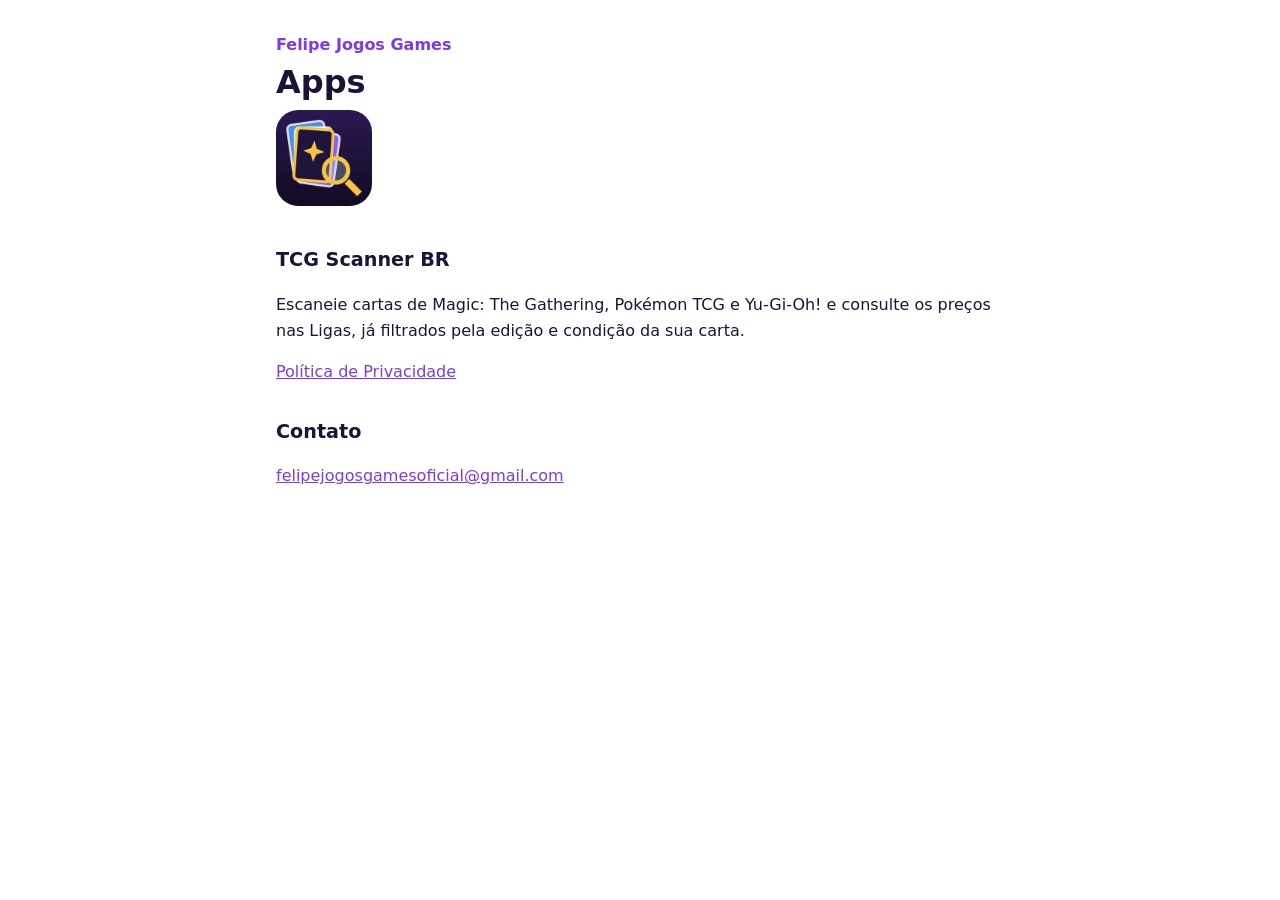
<file: index.html>
<!doctype html>
<html lang="pt-BR">
<head>
  <meta charset="utf-8">
  <meta name="viewport" content="width=device-width, initial-scale=1">
  <meta name="google-site-verification" content="u_4Elf4HkvUSvX2uuuLYRMAJouGdV-P6h9K5x7rsER4" />
  <title>Felipe Jogos Games</title>
  <link rel="stylesheet" href="style.css">
</head>
<body>
<main>
  <p class="eyebrow">Felipe Jogos Games</p>
  <h1>Apps</h1>

  <img class="icon" src="mana-scanner-br/icon.png" alt="Ícone do TCG Scanner BR">
  <h2>TCG Scanner BR</h2>
  <p>Escaneie cartas de Magic: The Gathering, Pokémon TCG e Yu-Gi-Oh! e consulte os preços nas Ligas,
  já filtrados pela edição e condição da sua carta.</p>
  <p><a href="mana-scanner-br/privacidade.html">Política de Privacidade</a></p>

  <h2>Contato</h2>
  <p><a href="mailto:felipejogosgamesoficial@gmail.com">felipejogosgamesoficial@gmail.com</a></p>
</main>
</body>
</html>
</file>
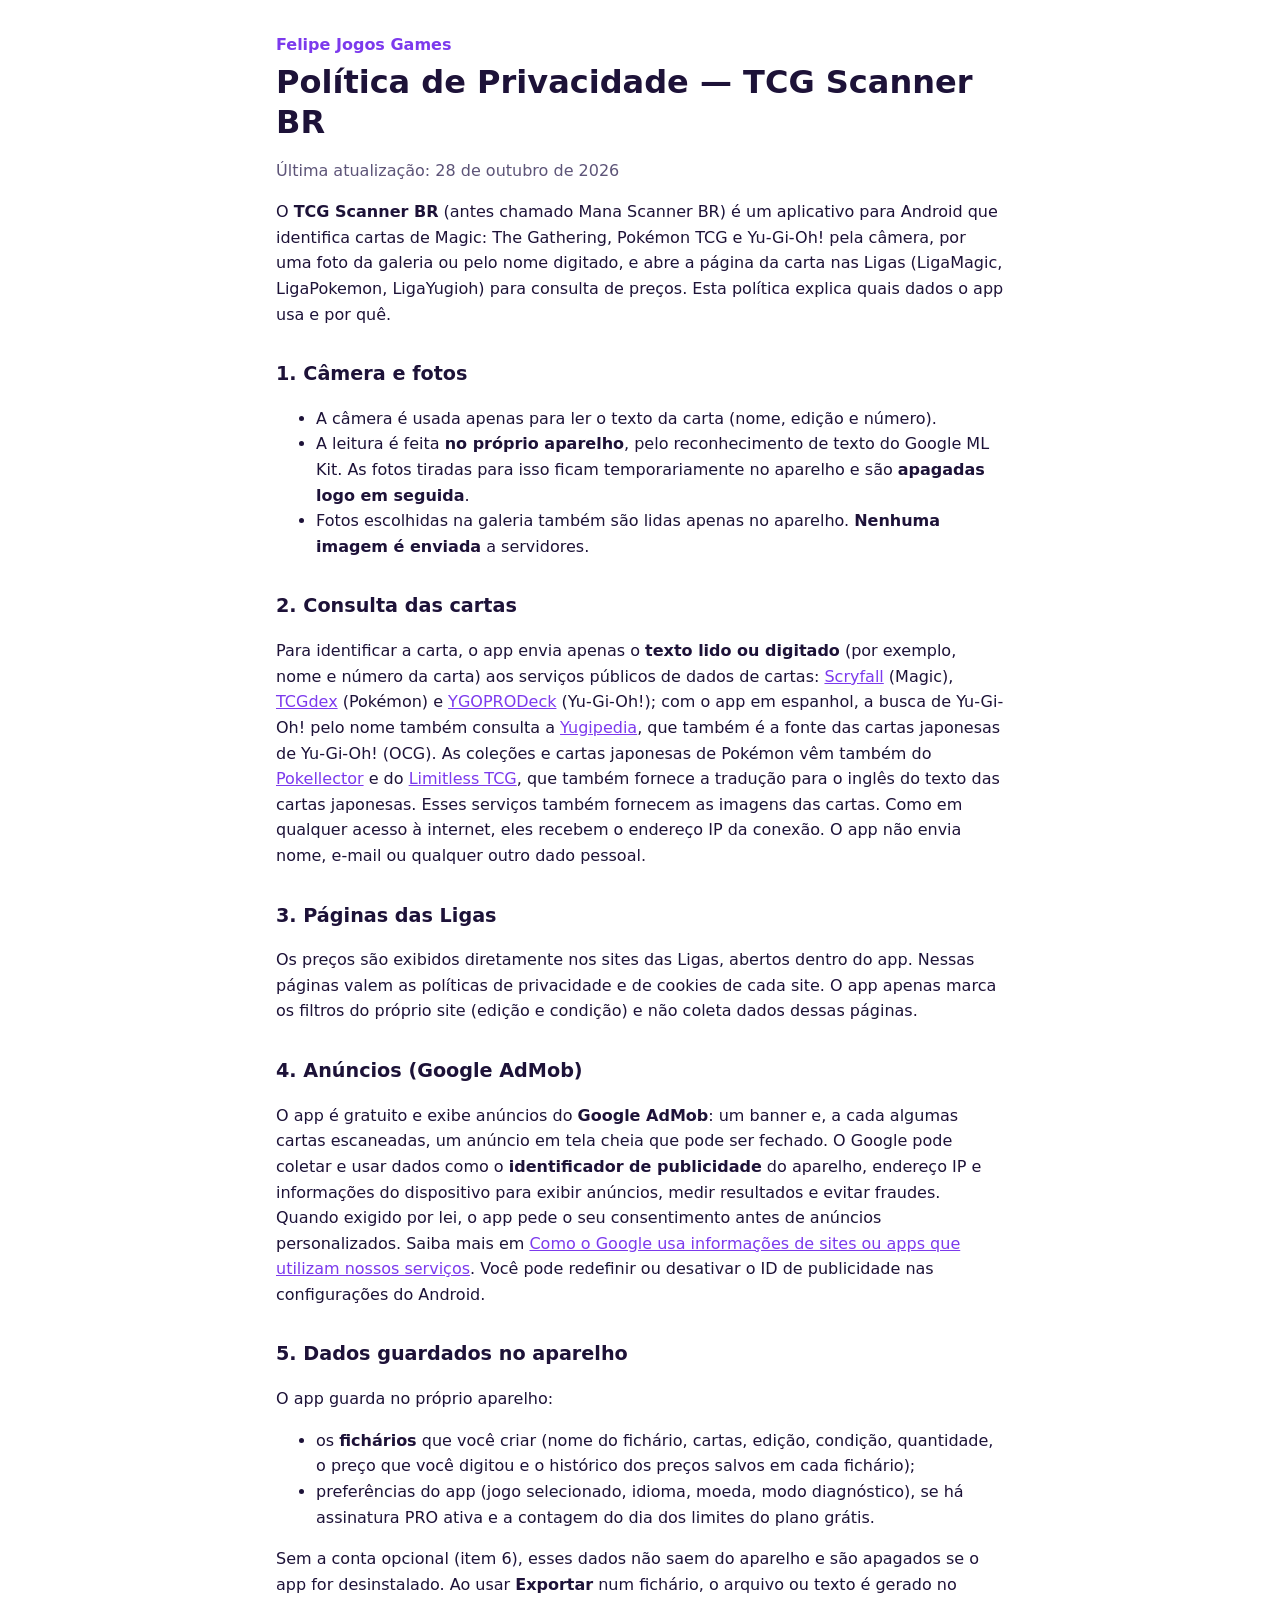
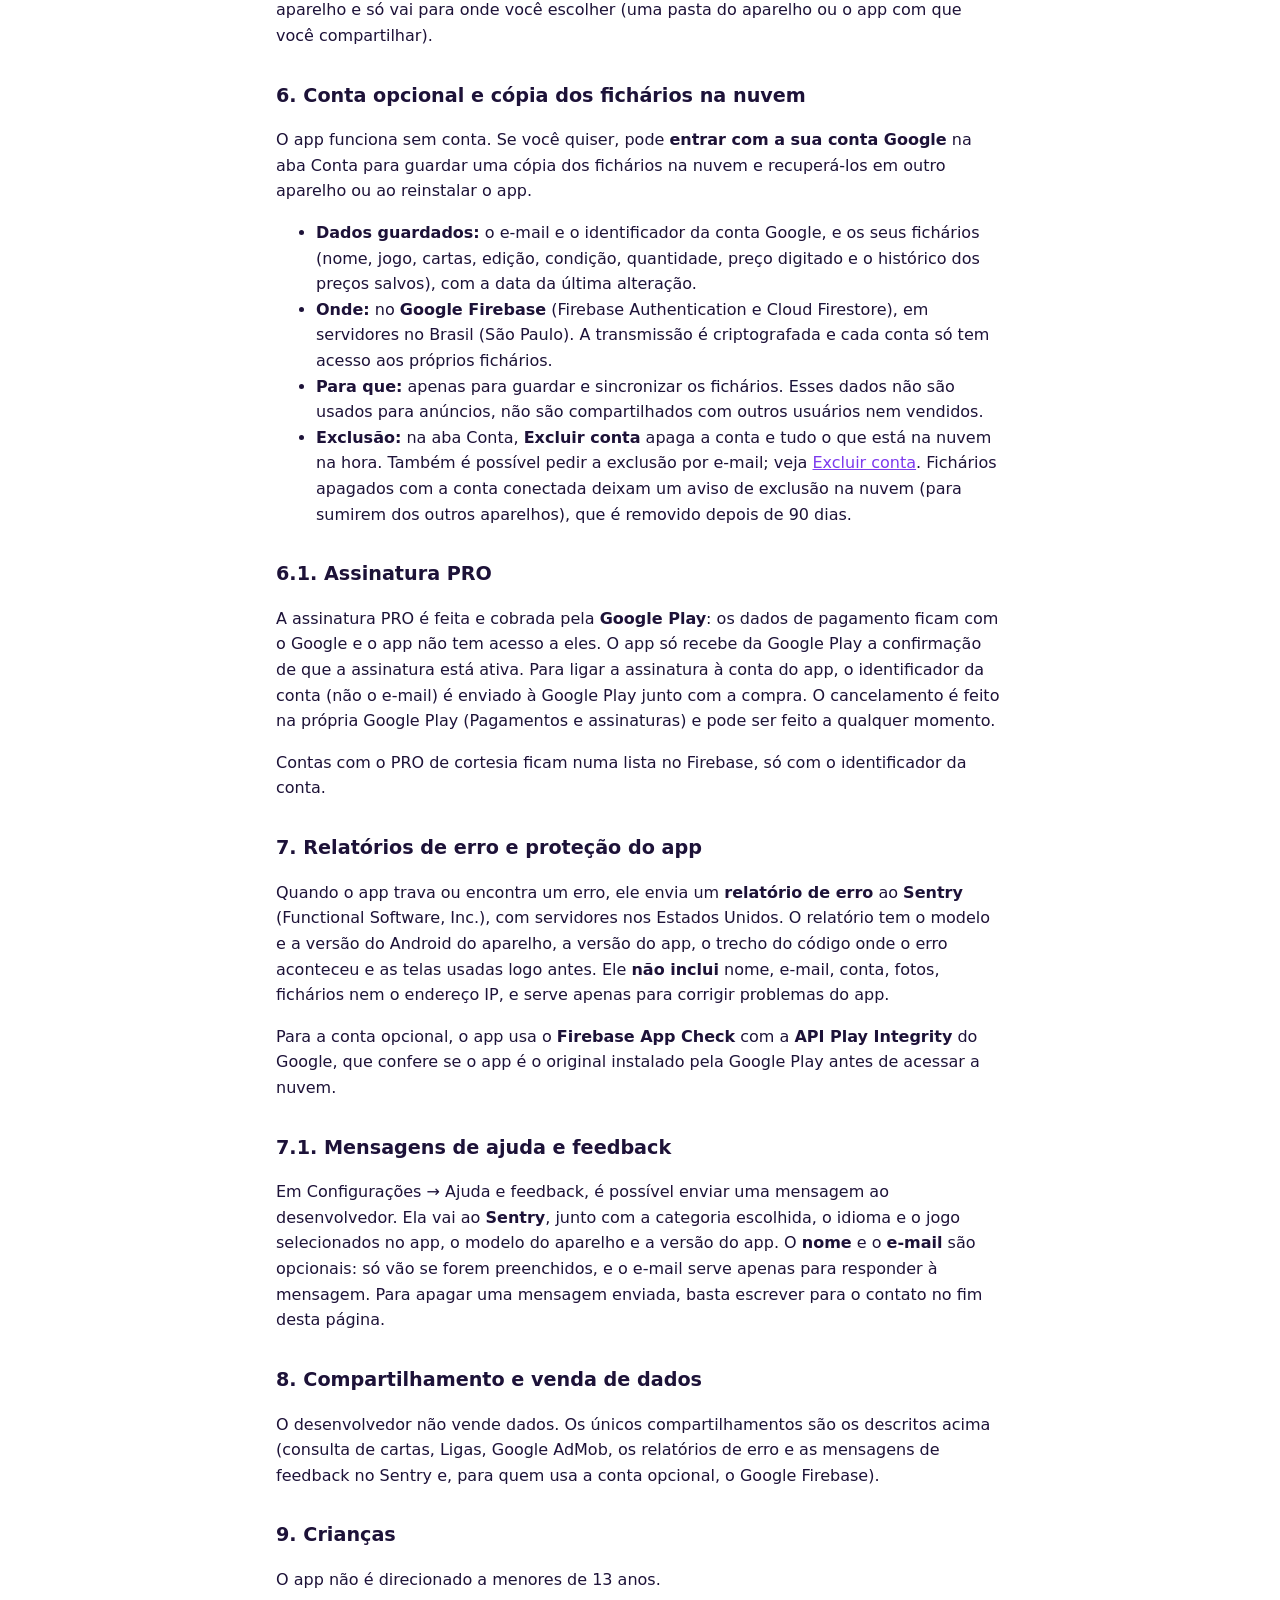
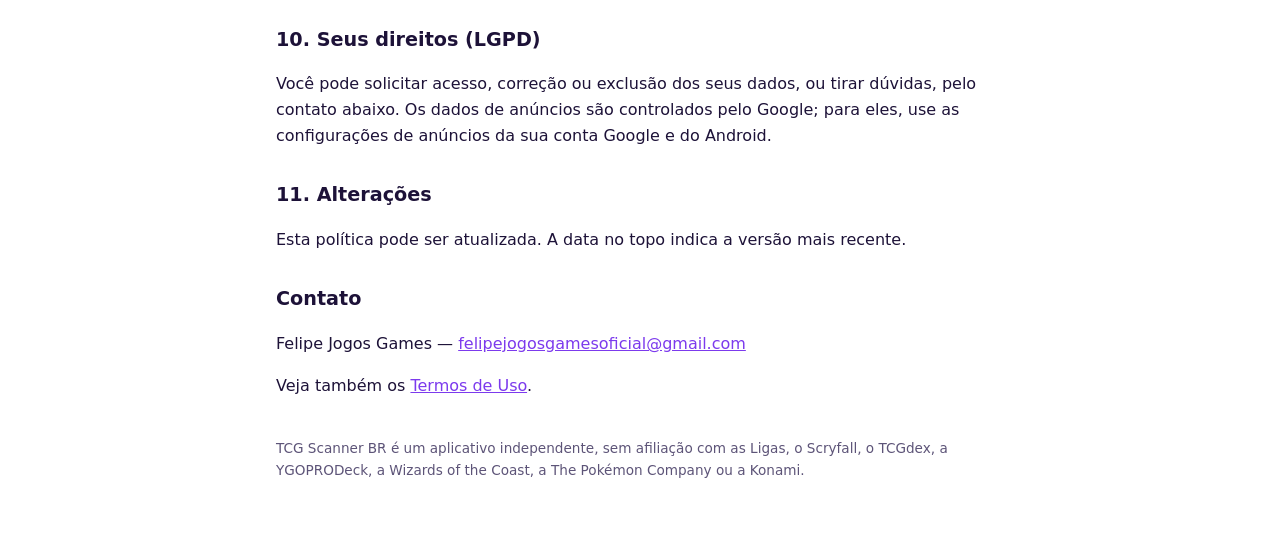
<file: mana-scanner-br/privacidade.html>
<!doctype html>
<html lang="pt-BR">
<head>
  <meta charset="utf-8">
  <meta name="viewport" content="width=device-width, initial-scale=1">
  <title>Política de Privacidade — TCG Scanner BR</title>
  <link rel="stylesheet" href="../style.css">
</head>
<body>
<main>
  <p class="eyebrow">Felipe Jogos Games</p>
  <h1>Política de Privacidade — TCG Scanner BR</h1>
  <p class="muted">Última atualização: 28 de outubro de 2026</p>

  <p>O <strong>TCG Scanner BR</strong> (antes chamado Mana Scanner BR) é um aplicativo para Android que identifica cartas de Magic: The Gathering,
  Pokémon TCG e Yu-Gi-Oh! pela câmera, por uma foto da galeria ou pelo nome digitado, e abre a página da carta nas
  Ligas (LigaMagic, LigaPokemon, LigaYugioh) para consulta de preços. Esta política explica quais dados o app usa e por quê.</p>

  <h2>1. Câmera e fotos</h2>
  <ul>
    <li>A câmera é usada apenas para ler o texto da carta (nome, edição e número).</li>
    <li>A leitura é feita <strong>no próprio aparelho</strong>, pelo reconhecimento de texto do Google ML Kit.
      As fotos tiradas para isso ficam temporariamente no aparelho e são <strong>apagadas logo em seguida</strong>.</li>
    <li>Fotos escolhidas na galeria também são lidas apenas no aparelho. <strong>Nenhuma imagem é enviada</strong> a servidores.</li>
  </ul>

  <h2>2. Consulta das cartas</h2>
  <p>Para identificar a carta, o app envia apenas o <strong>texto lido ou digitado</strong> (por exemplo, nome e número da carta)
  aos serviços públicos de dados de cartas:
  <a href="https://scryfall.com">Scryfall</a> (Magic), <a href="https://tcgdex.dev">TCGdex</a> (Pokémon) e
  <a href="https://ygoprodeck.com">YGOPRODeck</a> (Yu-Gi-Oh!); com o app em espanhol, a busca de Yu-Gi-Oh! pelo nome
  também consulta a <a href="https://yugipedia.com">Yugipedia</a>, que também é a fonte das cartas japonesas de Yu-Gi-Oh! (OCG).
  As coleções e cartas japonesas de Pokémon vêm também do <a href="https://jp.pokellector.com">Pokellector</a> e do
  <a href="https://limitlesstcg.com">Limitless TCG</a>, que também fornece a tradução para o inglês do texto das cartas
  japonesas. Esses serviços também fornecem as imagens das cartas.
  Como em qualquer acesso à internet, eles recebem o endereço IP da conexão. O app não envia nome, e-mail ou qualquer
  outro dado pessoal.</p>

  <h2>3. Páginas das Ligas</h2>
  <p>Os preços são exibidos diretamente nos sites das Ligas, abertos dentro do app. Nessas páginas valem as políticas de
  privacidade e de cookies de cada site. O app apenas marca os filtros do próprio site (edição e condição) e não coleta
  dados dessas páginas.</p>

  <h2>4. Anúncios (Google AdMob)</h2>
  <p>O app é gratuito e exibe anúncios do <strong>Google AdMob</strong>: um banner e, a cada algumas cartas escaneadas, um
  anúncio em tela cheia que pode ser fechado. O Google pode coletar e usar dados como o
  <strong>identificador de publicidade</strong> do aparelho, endereço IP e informações do dispositivo para exibir anúncios,
  medir resultados e evitar fraudes. Quando exigido por lei, o app pede o seu consentimento antes de anúncios personalizados.
  Saiba mais em <a href="https://policies.google.com/technologies/partner-sites?hl=pt-BR">Como o Google usa informações de
  sites ou apps que utilizam nossos serviços</a>. Você pode redefinir ou desativar o ID de publicidade nas configurações do Android.</p>

  <h2>5. Dados guardados no aparelho</h2>
  <p>O app guarda no próprio aparelho:</p>
  <ul>
    <li>os <strong>fichários</strong> que você criar (nome do fichário, cartas, edição, condição, quantidade, o preço
      que você digitou e o histórico dos preços salvos em cada fichário);</li>
    <li>preferências do app (jogo selecionado, idioma, moeda, modo diagnóstico), se há assinatura PRO ativa e a contagem
      do dia dos limites do plano grátis.</li>
  </ul>
  <p>Sem a conta opcional (item 6), esses dados não saem do aparelho e são apagados se o app for desinstalado. Ao usar
  <strong>Exportar</strong> num fichário, o arquivo ou texto é gerado no aparelho e só vai para onde você escolher (uma
  pasta do aparelho ou o app com que você compartilhar).</p>

  <h2>6. Conta opcional e cópia dos fichários na nuvem</h2>
  <p>O app funciona sem conta. Se você quiser, pode <strong>entrar com a sua conta Google</strong> na aba Conta para
  guardar uma cópia dos fichários na nuvem e recuperá-los em outro aparelho ou ao reinstalar o app.</p>
  <ul>
    <li><strong>Dados guardados:</strong> o e-mail e o identificador da conta Google, e os seus fichários (nome, jogo,
      cartas, edição, condição, quantidade, preço digitado e o histórico dos preços salvos), com a data da última
      alteração.</li>
    <li><strong>Onde:</strong> no <strong>Google Firebase</strong> (Firebase Authentication e Cloud Firestore), em
      servidores no Brasil (São Paulo). A transmissão é criptografada e cada conta só tem acesso aos próprios fichários.</li>
    <li><strong>Para que:</strong> apenas para guardar e sincronizar os fichários. Esses dados não são usados para
      anúncios, não são compartilhados com outros usuários nem vendidos.</li>
    <li><strong>Exclusão:</strong> na aba Conta, <strong>Excluir conta</strong> apaga a conta e tudo o que está na nuvem
      na hora. Também é possível pedir a exclusão por e-mail; veja
      <a href="excluir-conta.html">Excluir conta</a>. Fichários apagados com a conta conectada deixam um aviso de
      exclusão na nuvem (para sumirem dos outros aparelhos), que é removido depois de 90 dias.</li>
  </ul>

  <h2>6.1. Assinatura PRO</h2>
  <p>A assinatura PRO é feita e cobrada pela <strong>Google Play</strong>: os dados de pagamento ficam com o Google e o
  app não tem acesso a eles. O app só recebe da Google Play a confirmação de que a assinatura está ativa. Para ligar a
  assinatura à conta do app, o identificador da conta (não o e-mail) é enviado à Google Play junto com a compra. O
  cancelamento é feito na própria Google Play (Pagamentos e assinaturas) e pode ser feito a qualquer momento.</p>
  <p>Contas com o PRO de cortesia ficam numa lista no Firebase, só com o identificador da conta.</p>

  <h2>7. Relatórios de erro e proteção do app</h2>
  <p>Quando o app trava ou encontra um erro, ele envia um <strong>relatório de erro</strong> ao <strong>Sentry</strong>
  (Functional Software, Inc.), com servidores nos Estados Unidos. O relatório tem o modelo e a versão do Android do
  aparelho, a versão do app, o trecho do código onde o erro aconteceu e as telas usadas logo antes. Ele
  <strong>não inclui</strong> nome, e-mail, conta, fotos, fichários nem o endereço IP, e serve apenas para corrigir
  problemas do app.</p>
  <p>Para a conta opcional, o app usa o <strong>Firebase App Check</strong> com a <strong>API Play Integrity</strong> do
  Google, que confere se o app é o original instalado pela Google Play antes de acessar a nuvem.</p>

  <h2>7.1. Mensagens de ajuda e feedback</h2>
  <p>Em Configurações → Ajuda e feedback, é possível enviar uma mensagem ao desenvolvedor. Ela vai ao
  <strong>Sentry</strong>, junto com a categoria escolhida, o idioma e o jogo selecionados no app, o modelo do aparelho e
  a versão do app. O <strong>nome</strong> e o <strong>e-mail</strong> são opcionais: só vão se forem preenchidos, e o
  e-mail serve apenas para responder à mensagem. Para apagar uma mensagem enviada, basta escrever para o contato
  no fim desta página.</p>

  <h2>8. Compartilhamento e venda de dados</h2>
  <p>O desenvolvedor não vende dados. Os únicos compartilhamentos são os descritos acima (consulta de cartas, Ligas,
  Google AdMob, os relatórios de erro e as mensagens de feedback no Sentry e, para quem usa a conta opcional, o Google
  Firebase).</p>

  <h2>9. Crianças</h2>
  <p>O app não é direcionado a menores de 13 anos.</p>

  <h2>10. Seus direitos (LGPD)</h2>
  <p>Você pode solicitar acesso, correção ou exclusão dos seus dados, ou tirar dúvidas, pelo contato abaixo. Os dados de anúncios
  são controlados pelo Google; para eles, use as configurações de anúncios da sua conta Google e do Android.</p>

  <h2>11. Alterações</h2>
  <p>Esta política pode ser atualizada. A data no topo indica a versão mais recente.</p>

  <h2>Contato</h2>
  <p>Felipe Jogos Games — <a href="mailto:felipejogosgamesoficial@gmail.com">felipejogosgamesoficial@gmail.com</a></p>

  <p>Veja também os <a href="termos.html">Termos de Uso</a>.</p>

  <p class="muted small">TCG Scanner BR é um aplicativo independente, sem afiliação com as Ligas, o Scryfall, o TCGdex,
  a YGOPRODeck, a Wizards of the Coast, a The Pokémon Company ou a Konami.</p>
</main>
</body>
</html>
</file>
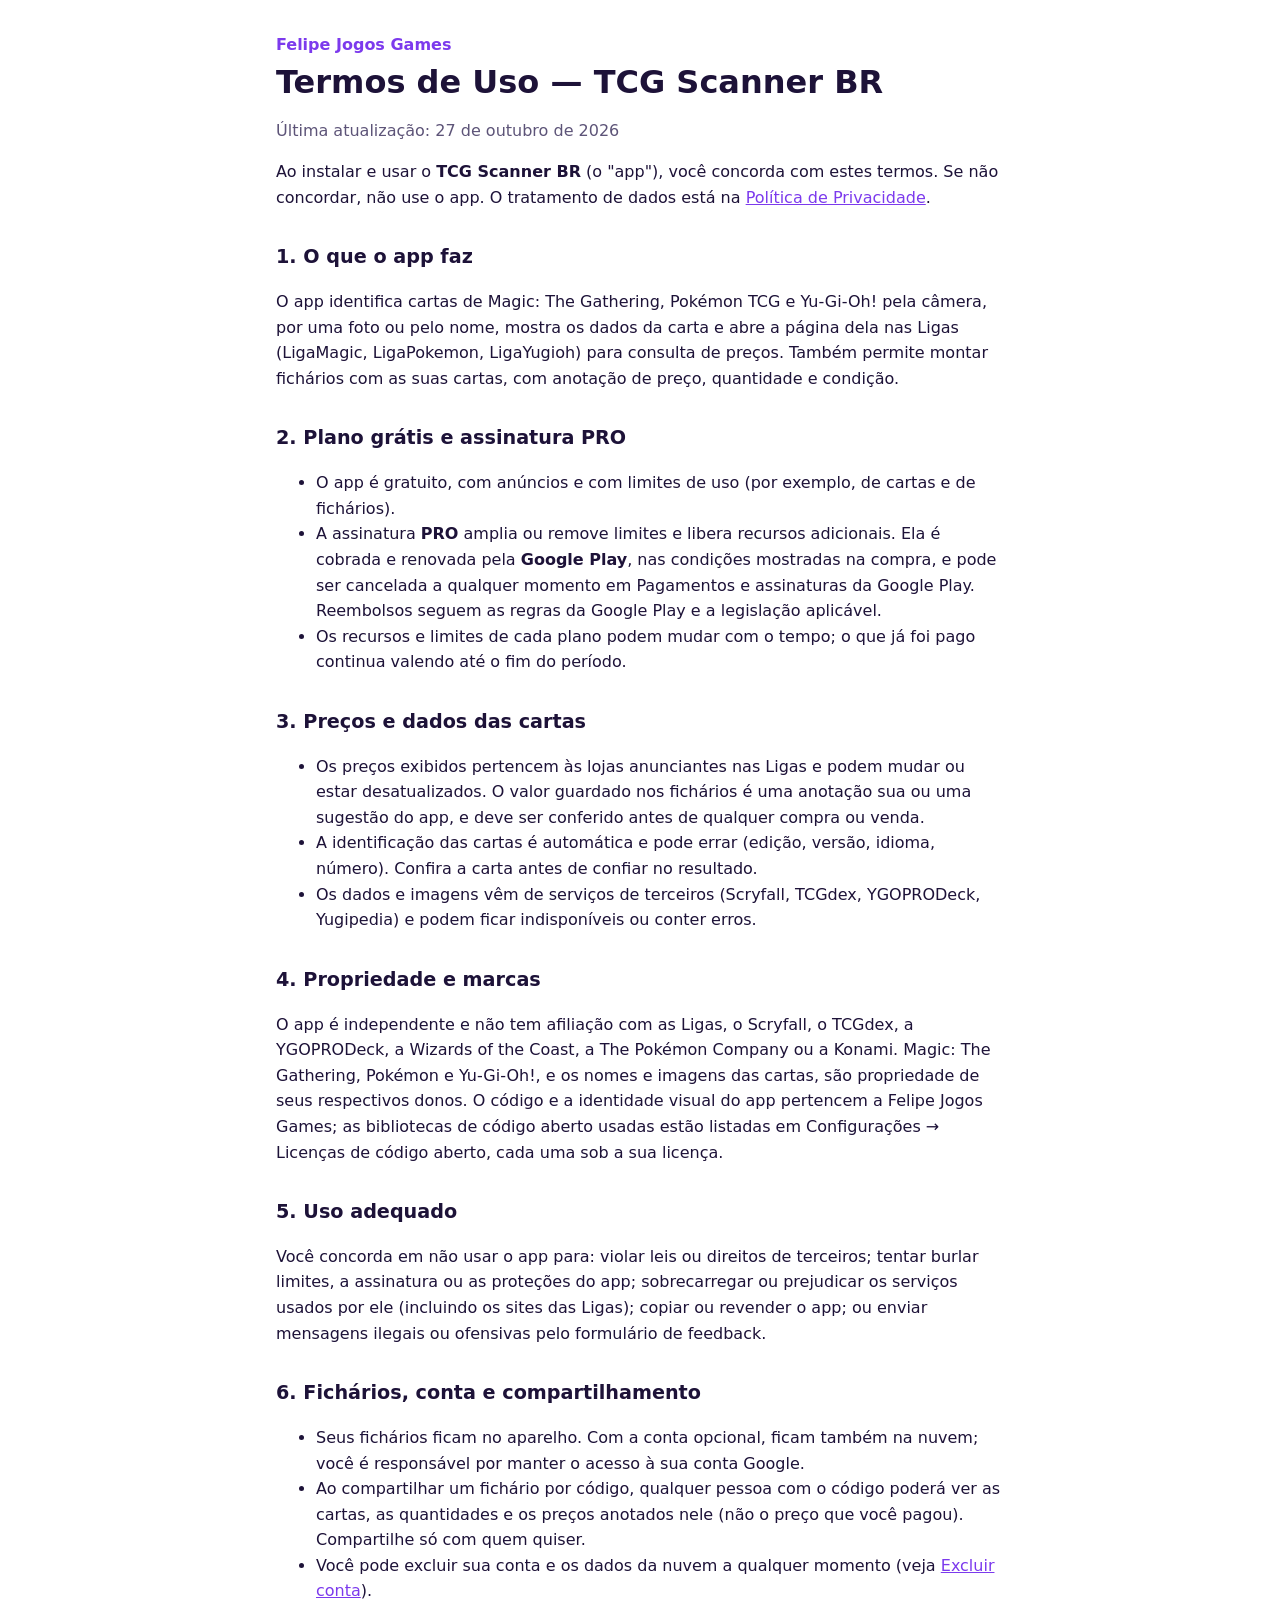
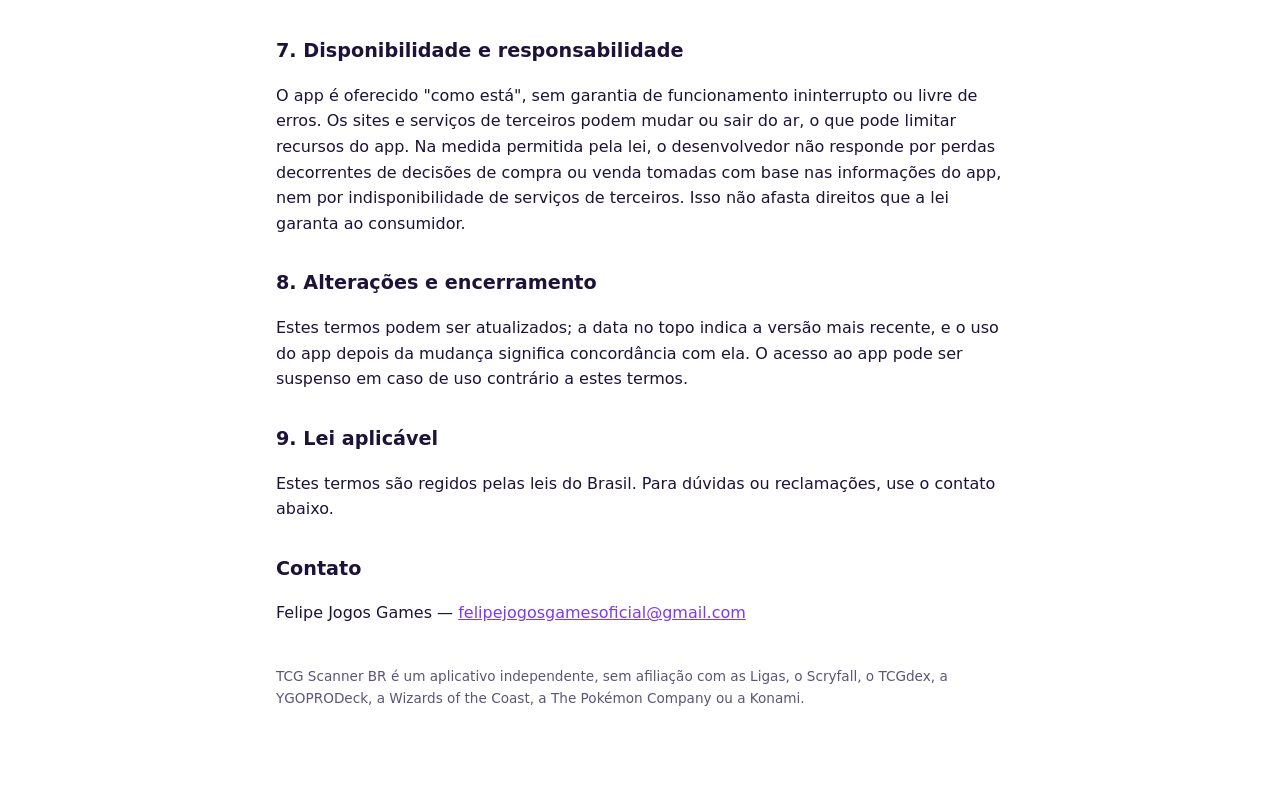
<file: mana-scanner-br/termos.html>
<!doctype html>
<html lang="pt-BR">
<head>
  <meta charset="utf-8">
  <meta name="viewport" content="width=device-width, initial-scale=1">
  <title>Termos de Uso — TCG Scanner BR</title>
  <link rel="stylesheet" href="../style.css">
</head>
<body>
<main>
  <p class="eyebrow">Felipe Jogos Games</p>
  <h1>Termos de Uso — TCG Scanner BR</h1>
  <p class="muted">Última atualização: 27 de outubro de 2026</p>

  <p>Ao instalar e usar o <strong>TCG Scanner BR</strong> (o "app"), você concorda com estes termos. Se não concordar, não use o app.
  O tratamento de dados está na <a href="privacidade.html">Política de Privacidade</a>.</p>

  <h2>1. O que o app faz</h2>
  <p>O app identifica cartas de Magic: The Gathering, Pokémon TCG e Yu-Gi-Oh! pela câmera, por uma foto ou pelo nome, mostra
  os dados da carta e abre a página dela nas Ligas (LigaMagic, LigaPokemon, LigaYugioh) para consulta de preços. Também
  permite montar fichários com as suas cartas, com anotação de preço, quantidade e condição.</p>

  <h2>2. Plano grátis e assinatura PRO</h2>
  <ul>
    <li>O app é gratuito, com anúncios e com limites de uso (por exemplo, de cartas e de fichários).</li>
    <li>A assinatura <strong>PRO</strong> amplia ou remove limites e libera recursos adicionais. Ela é cobrada e renovada pela
      <strong>Google Play</strong>, nas condições mostradas na compra, e pode ser cancelada a qualquer momento em Pagamentos
      e assinaturas da Google Play. Reembolsos seguem as regras da Google Play e a legislação aplicável.</li>
    <li>Os recursos e limites de cada plano podem mudar com o tempo; o que já foi pago continua valendo até o fim do período.</li>
  </ul>

  <h2>3. Preços e dados das cartas</h2>
  <ul>
    <li>Os preços exibidos pertencem às lojas anunciantes nas Ligas e podem mudar ou estar desatualizados. O valor guardado
      nos fichários é uma anotação sua ou uma sugestão do app, e deve ser conferido antes de qualquer compra ou venda.</li>
    <li>A identificação das cartas é automática e pode errar (edição, versão, idioma, número). Confira a carta antes de
      confiar no resultado.</li>
    <li>Os dados e imagens vêm de serviços de terceiros (Scryfall, TCGdex, YGOPRODeck, Yugipedia) e podem ficar
      indisponíveis ou conter erros.</li>
  </ul>

  <h2>4. Propriedade e marcas</h2>
  <p>O app é independente e não tem afiliação com as Ligas, o Scryfall, o TCGdex, a YGOPRODeck, a Wizards of the Coast, a
  The Pokémon Company ou a Konami. Magic: The Gathering, Pokémon e Yu-Gi-Oh!, e os nomes e imagens das cartas, são
  propriedade de seus respectivos donos. O código e a identidade visual do app pertencem a Felipe Jogos Games; as
  bibliotecas de código aberto usadas estão listadas em Configurações → Licenças de código aberto, cada uma sob a sua
  licença.</p>

  <h2>5. Uso adequado</h2>
  <p>Você concorda em não usar o app para: violar leis ou direitos de terceiros; tentar burlar limites, a assinatura ou as
  proteções do app; sobrecarregar ou prejudicar os serviços usados por ele (incluindo os sites das Ligas); copiar ou
  revender o app; ou enviar mensagens ilegais ou ofensivas pelo formulário de feedback.</p>

  <h2>6. Fichários, conta e compartilhamento</h2>
  <ul>
    <li>Seus fichários ficam no aparelho. Com a conta opcional, ficam também na nuvem; você é responsável por manter o
      acesso à sua conta Google.</li>
    <li>Ao compartilhar um fichário por código, qualquer pessoa com o código poderá ver as cartas, as quantidades e os
      preços anotados nele (não o preço que você pagou). Compartilhe só com quem quiser.</li>
    <li>Você pode excluir sua conta e os dados da nuvem a qualquer momento (veja
      <a href="excluir-conta.html">Excluir conta</a>).</li>
  </ul>

  <h2>7. Disponibilidade e responsabilidade</h2>
  <p>O app é oferecido "como está", sem garantia de funcionamento ininterrupto ou livre de erros. Os sites e serviços de
  terceiros podem mudar ou sair do ar, o que pode limitar recursos do app. Na medida permitida pela lei, o desenvolvedor
  não responde por perdas decorrentes de decisões de compra ou venda tomadas com base nas informações do app, nem por
  indisponibilidade de serviços de terceiros. Isso não afasta direitos que a lei garanta ao consumidor.</p>

  <h2>8. Alterações e encerramento</h2>
  <p>Estes termos podem ser atualizados; a data no topo indica a versão mais recente, e o uso do app depois da mudança
  significa concordância com ela. O acesso ao app pode ser suspenso em caso de uso contrário a estes termos.</p>

  <h2>9. Lei aplicável</h2>
  <p>Estes termos são regidos pelas leis do Brasil. Para dúvidas ou reclamações, use o contato abaixo.</p>

  <h2>Contato</h2>
  <p>Felipe Jogos Games — <a href="mailto:felipejogosgamesoficial@gmail.com">felipejogosgamesoficial@gmail.com</a></p>

  <p class="muted small">TCG Scanner BR é um aplicativo independente, sem afiliação com as Ligas, o Scryfall, o TCGdex,
  a YGOPRODeck, a Wizards of the Coast, a The Pokémon Company ou a Konami.</p>
</main>
</body>
</html>
</file>
<file: style.css>
:root {
  --bg: #ffffff;
  --text: #1d1238;
  --muted: #5d5478;
  --accent: #7c3aed;
}
@media (prefers-color-scheme: dark) {
  :root {
    --bg: #120c24;
    --text: #f3f0fb;
    --muted: #b8aed6;
    --accent: #b794f6;
  }
}
* { box-sizing: border-box; }
body {
  margin: 0;
  background: var(--bg);
  color: var(--text);
  font: 16px/1.6 system-ui, -apple-system, "Segoe UI", Roboto, sans-serif;
}
main { max-width: 760px; margin: 0 auto; padding: 32px 16px 64px; }
h1 { line-height: 1.25; margin: 4px 0 8px; }
h2 { margin-top: 32px; font-size: 1.2rem; }
a { color: var(--accent); }
.eyebrow { color: var(--accent); font-weight: 700; margin: 0; }
.muted { color: var(--muted); }
.small { font-size: 0.85rem; margin-top: 40px; }
img.icon { width: 96px; height: 96px; border-radius: 22px; }
</file>
